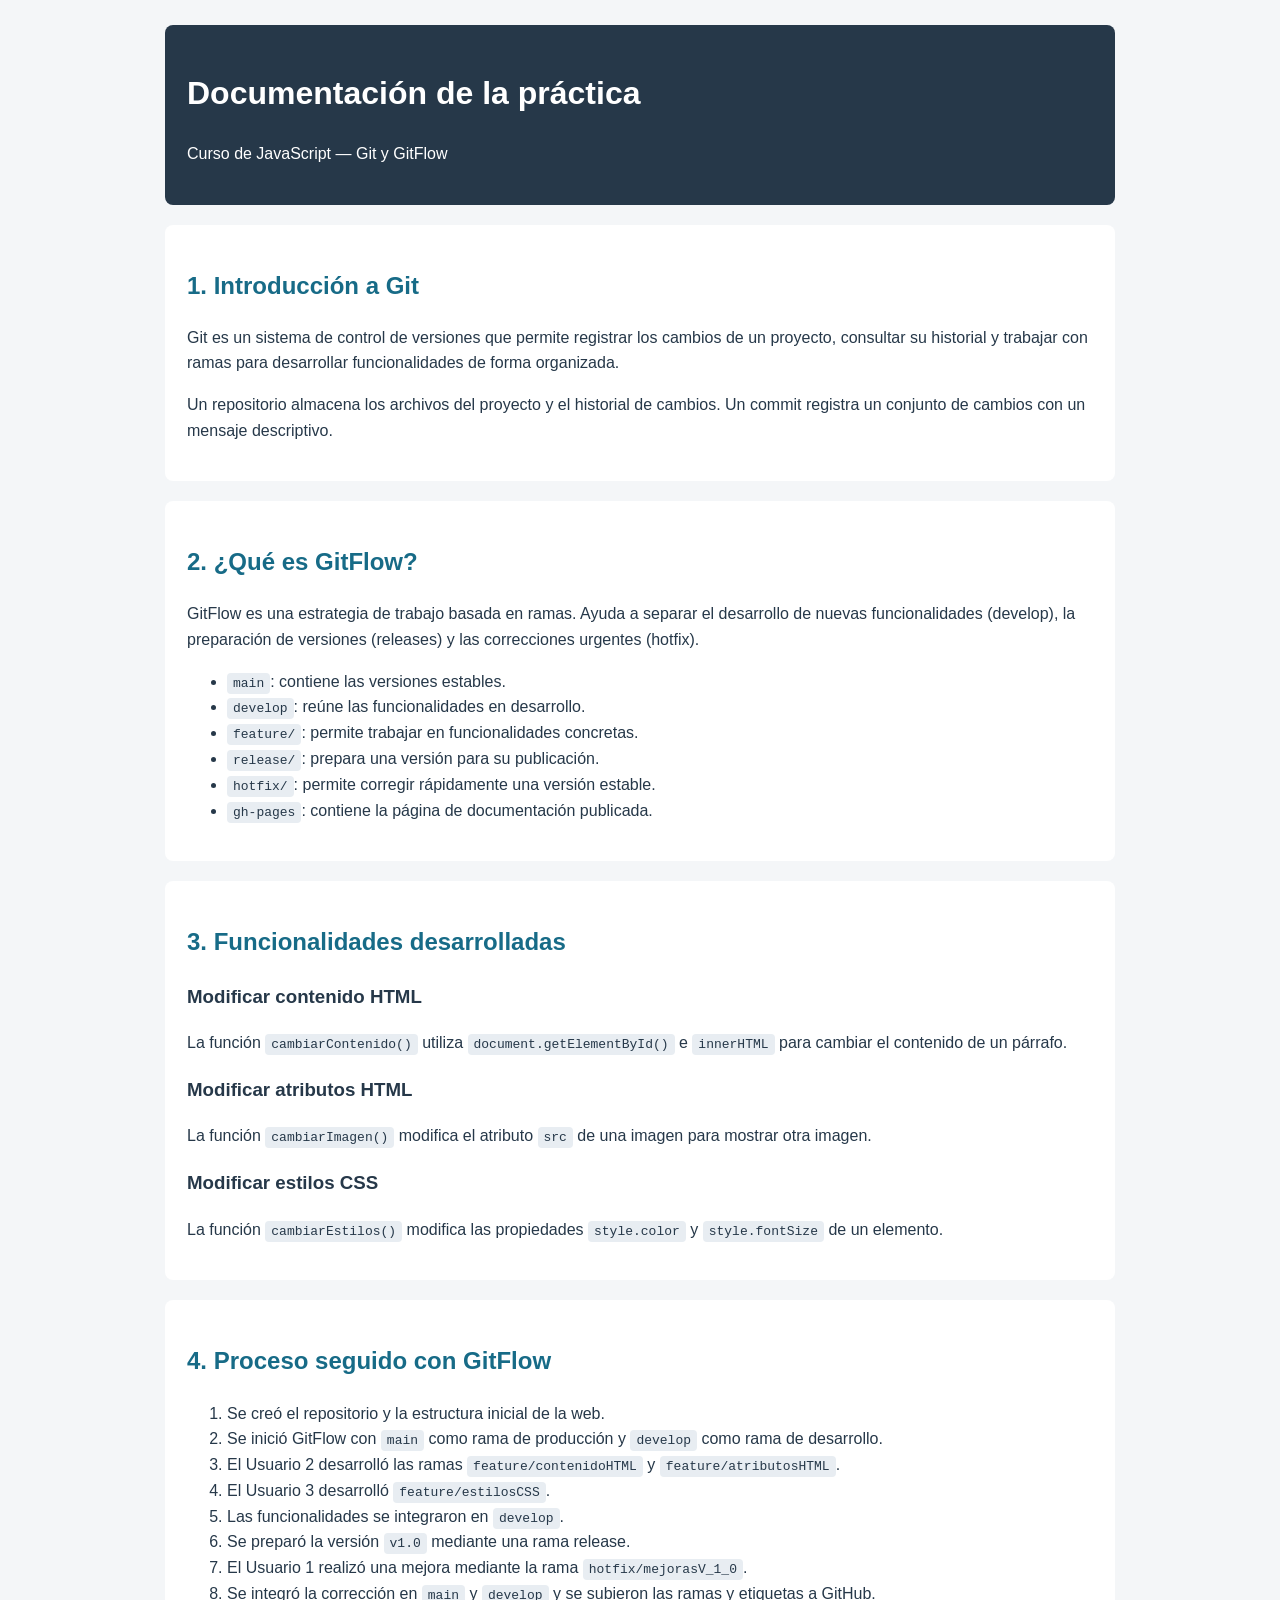
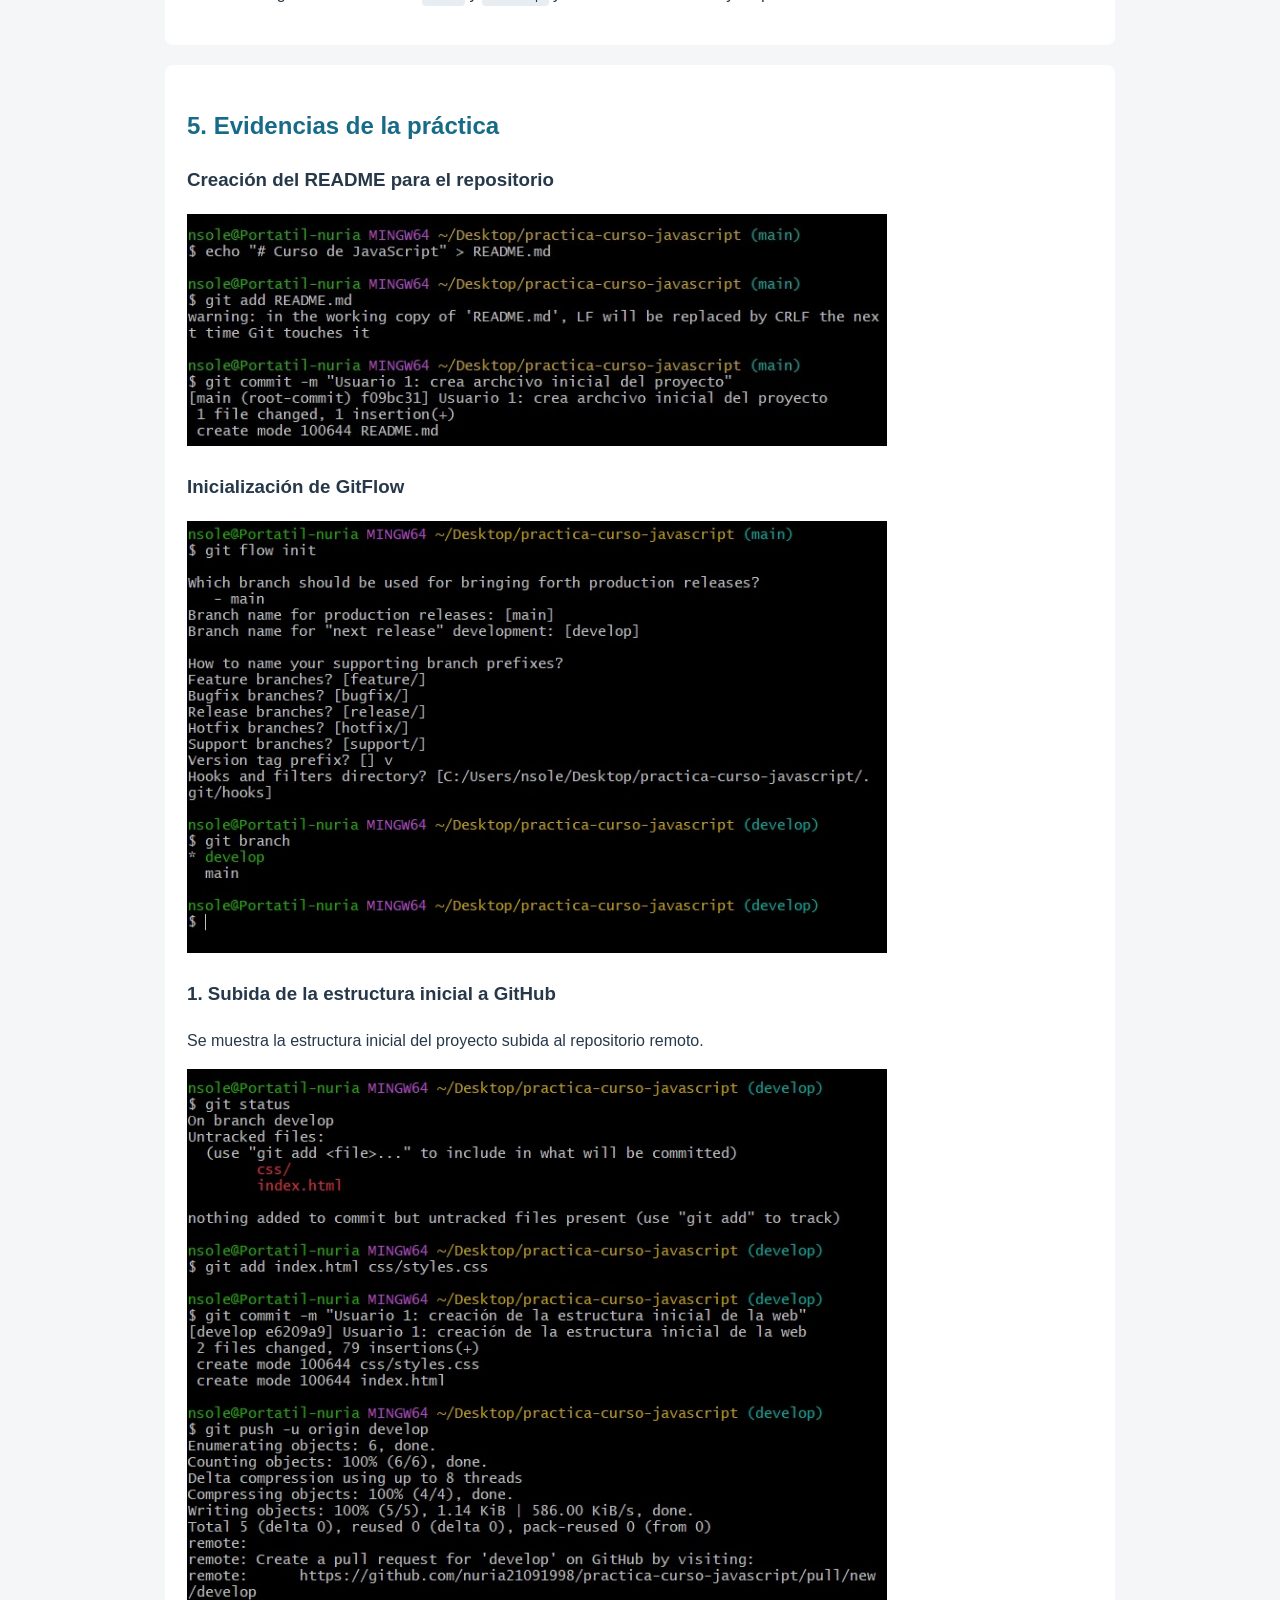
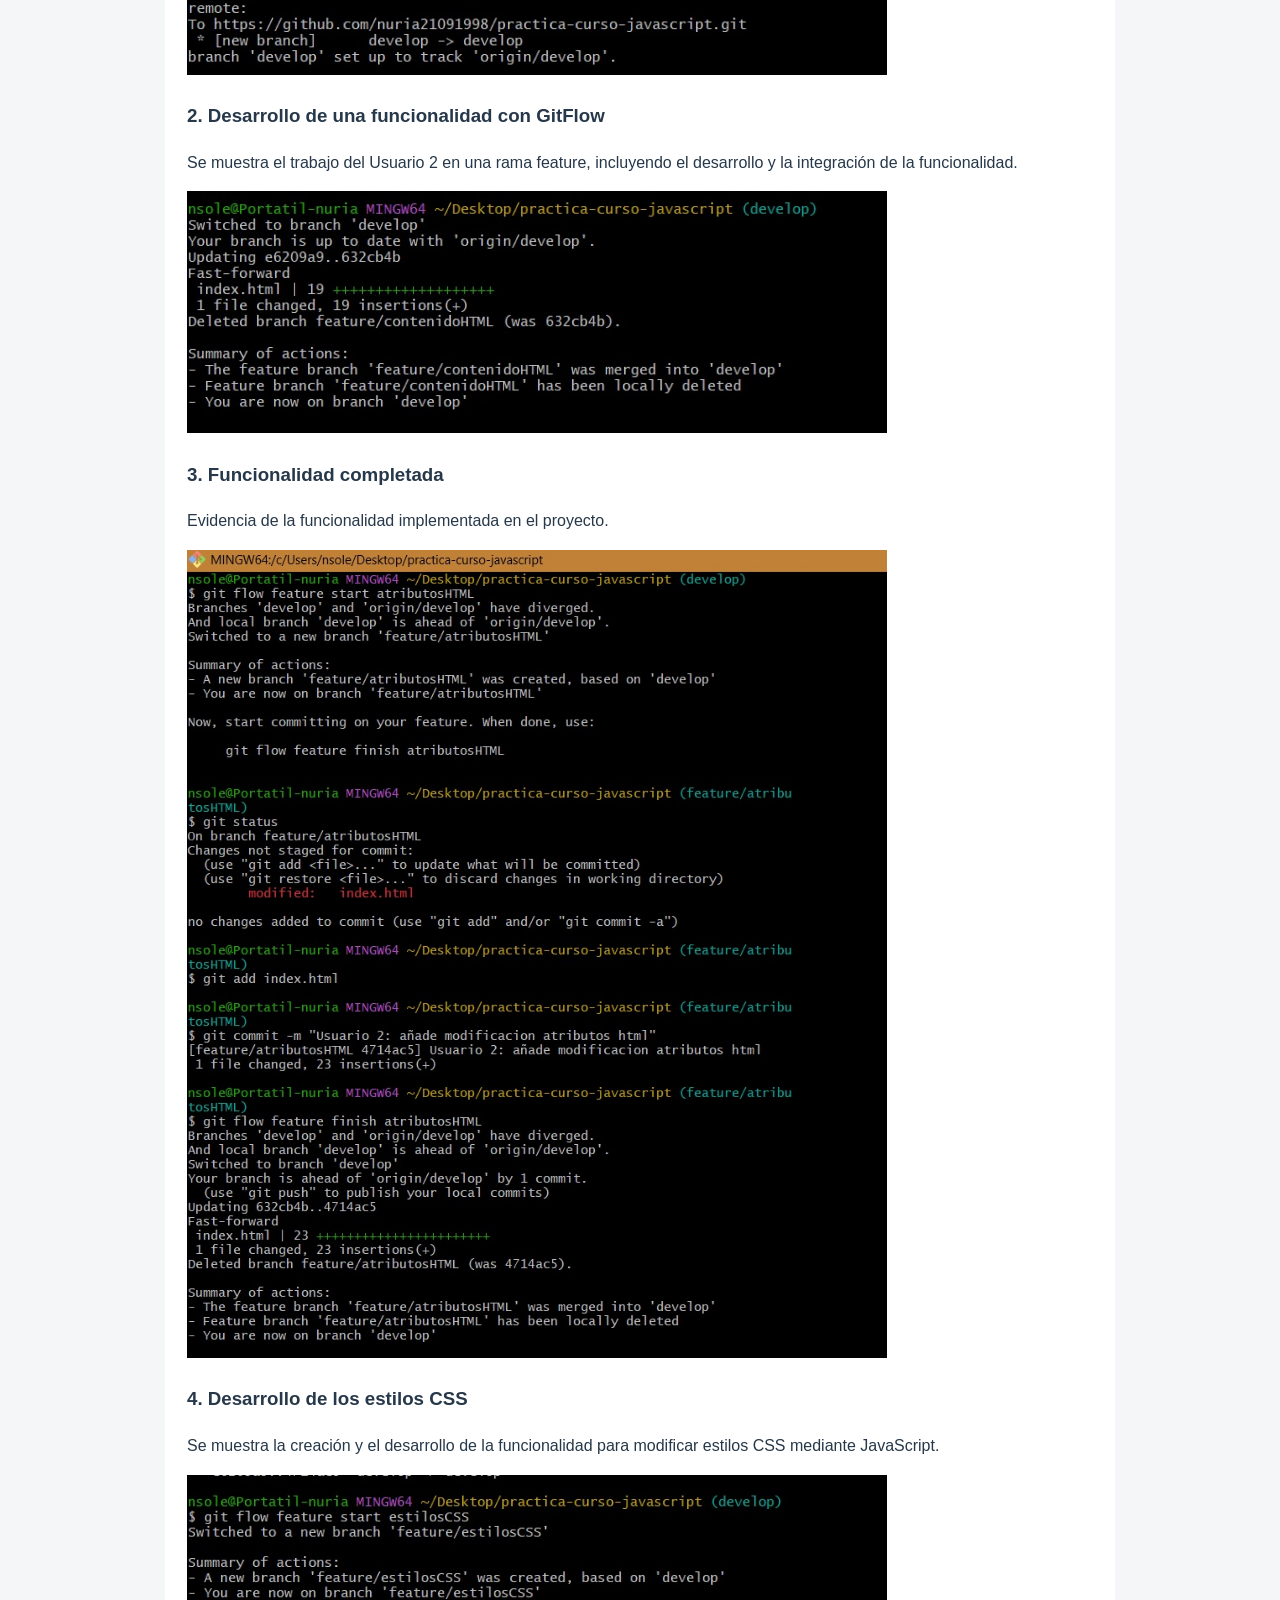
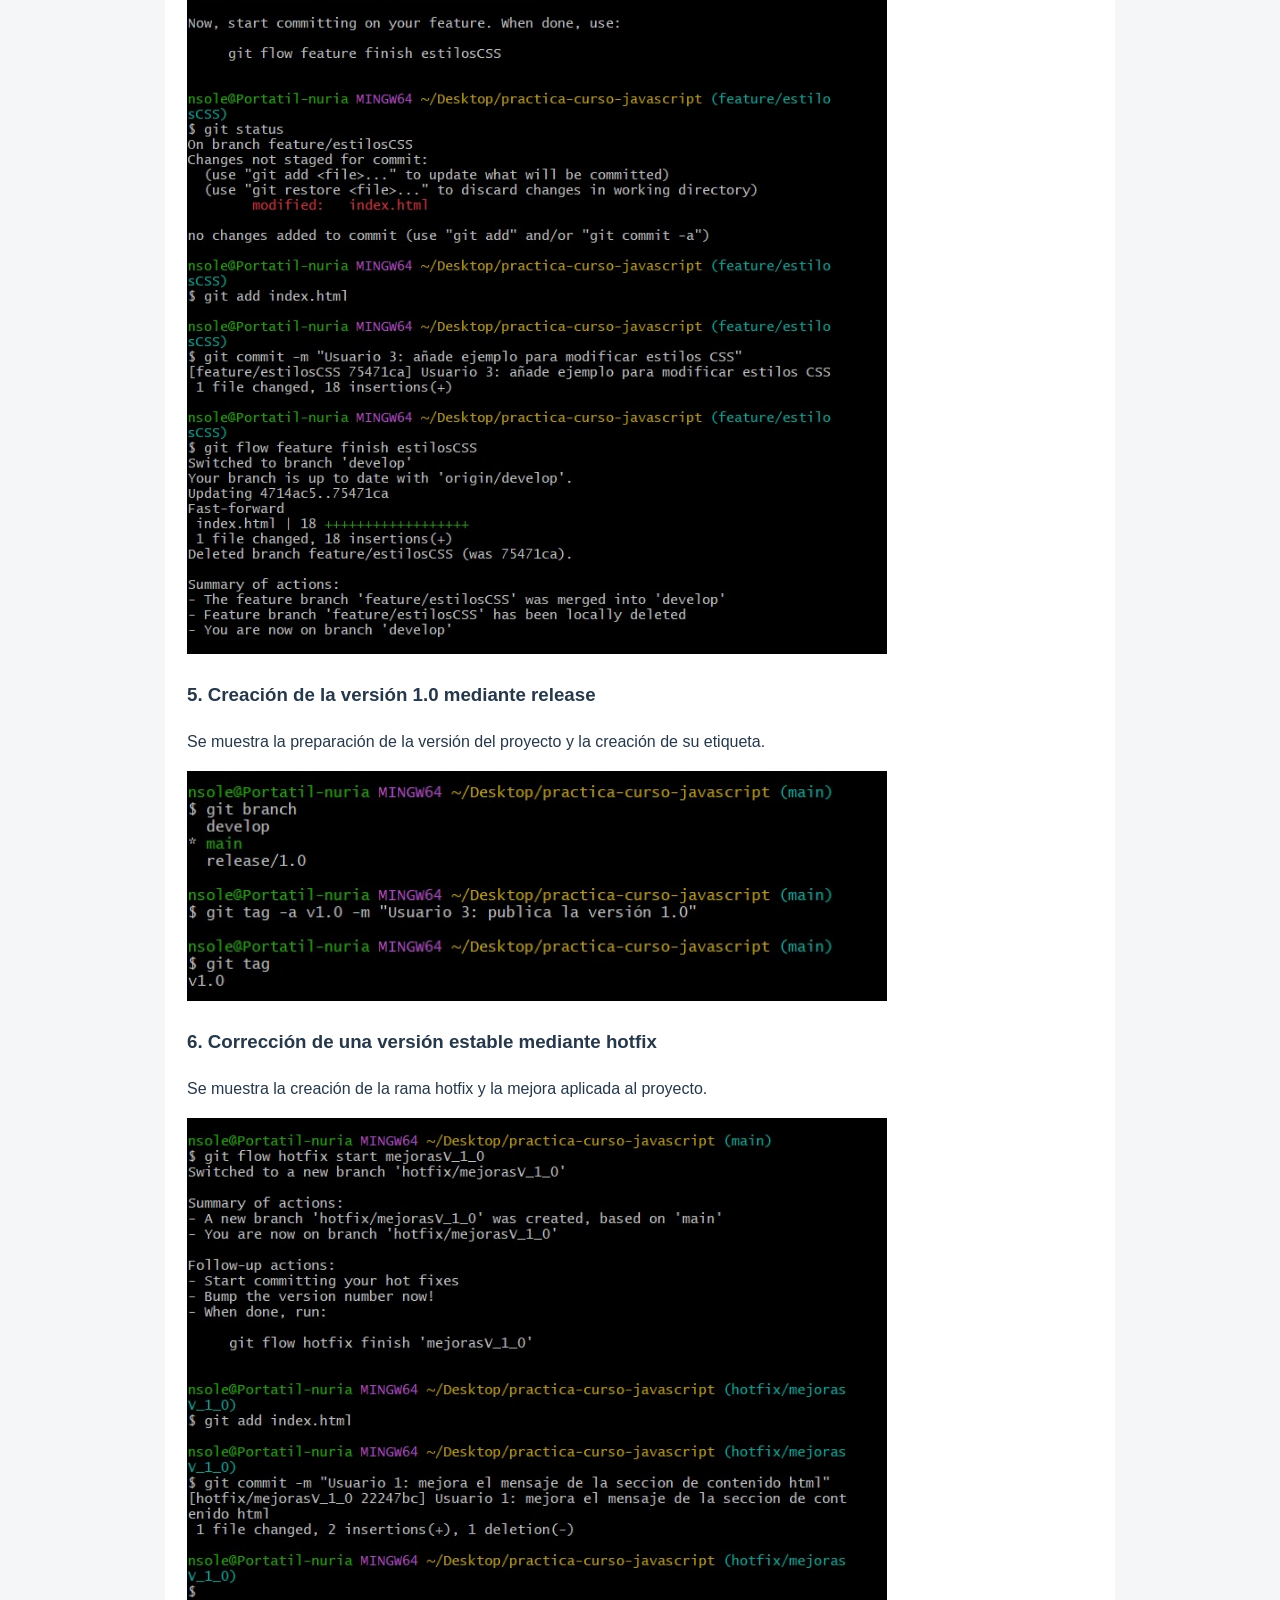
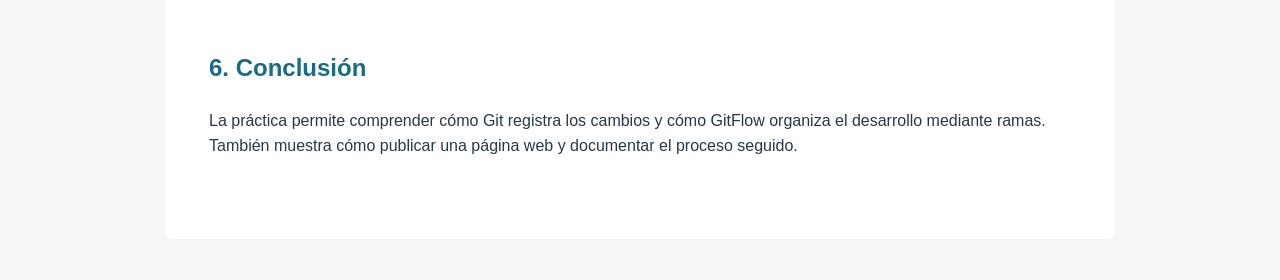
<file: documentacion.html>
<!DOCTYPE html>
<html lang="es">
<head>
    <meta charset="UTF-8">
    <meta name="viewport" content="width=device-width, initial-scale=1.0">
    <title>Documentación - Curso de JavaScript</title>
    <style>
        body {
            font-family: Arial, sans-serif;
            max-width: 950px;
            margin: 0 auto;
            padding: 25px;
            line-height: 1.6;
            color: #263849;
            background-color: #f4f6f8;
        }
        header, section {
            background: white;
            padding: 22px;
            margin-bottom: 20px;
            border-radius: 8px;
        }
        header {
            background-color: #263849;
            color: white;
        }
        h2 { color: #176b87; }
        code {
            background: #e8edf2;
            padding: 3px 6px;
            border-radius: 4px;
        }
        img {
            max-width: 100%;
            height: auto;
        }
    </style>
</head>
<body>
    <header>
        <h1>Documentación de la práctica</h1>
        <p>Curso de JavaScript — Git y GitFlow</p>
    </header>

    <section>
        <h2>1. Introducción a Git</h2>
        <p>Git es un sistema de control de versiones que permite registrar los cambios de un proyecto, consultar su historial y trabajar con ramas para desarrollar funcionalidades de forma organizada.</p>
        <p>Un repositorio almacena los archivos del proyecto y el historial de cambios. Un commit registra un conjunto de cambios con un mensaje descriptivo.</p>
    </section>

    <section>
        <h2>2. ¿Qué es GitFlow?</h2>
        <p>GitFlow es una estrategia de trabajo basada en ramas. Ayuda a separar el desarrollo de nuevas funcionalidades (develop), la preparación de versiones (releases) y las correcciones urgentes (hotfix).</p>
        <ul>
            <li><code>main</code>: contiene las versiones estables.</li>
            <li><code>develop</code>: reúne las funcionalidades en desarrollo.</li>
            <li><code>feature/</code>: permite trabajar en funcionalidades concretas.</li>
            <li><code>release/</code>: prepara una versión para su publicación.</li>
            <li><code>hotfix/</code>: permite corregir rápidamente una versión estable.</li>
            <li><code>gh-pages</code>: contiene la página de documentación publicada.</li>
        </ul>
    </section>

    <section>
        <h2>3. Funcionalidades desarrolladas</h2>
        <h3>Modificar contenido HTML</h3>
        <p>La función <code>cambiarContenido()</code> utiliza <code>document.getElementById()</code> e <code>innerHTML</code> para cambiar el contenido de un párrafo.</p>

        <h3>Modificar atributos HTML</h3>
        <p>La función <code>cambiarImagen()</code> modifica el atributo <code>src</code> de una imagen para mostrar otra imagen.</p>

        <h3>Modificar estilos CSS</h3>
        <p>La función <code>cambiarEstilos()</code> modifica las propiedades <code>style.color</code> y <code>style.fontSize</code> de un elemento.</p>
    </section>

    <section>
        <h2>4. Proceso seguido con GitFlow</h2>
        <ol>
            <li>Se creó el repositorio y la estructura inicial de la web.</li>
            <li>Se inició GitFlow con <code>main</code> como rama de producción y <code>develop</code> como rama de desarrollo.</li>
            <li>El Usuario 2 desarrolló las ramas <code>feature/contenidoHTML</code> y <code>feature/atributosHTML</code>.</li>
            <li>El Usuario 3 desarrolló <code>feature/estilosCSS</code>.</li>
            <li>Las funcionalidades se integraron en <code>develop</code>.</li>
            <li>Se preparó la versión <code>v1.0</code> mediante una rama release.</li>
            <li>El Usuario 1 realizó una mejora mediante la rama <code>hotfix/mejorasV_1_0</code>.</li>
            <li>Se integró la corrección en <code>main</code> y <code>develop</code> y se subieron las ramas y etiquetas a GitHub.</li>
        </ol>
    </section>

    <section>
        <h2>5. Evidencias de la práctica</h2>
        <h3>Creación del README para el repositorio</h3>
        <img src="capturas/2 creacion readme.jpg"
            alt="Creación del README para el repositorio"
            width="700">
        <h3>Inicialización de GitFlow</h3>
        <img src="capturas/3 inicio gitflow.jpg"
        alt="Inicialización de GitFlow"
        width="700">
     <h3>1. Subida de la estructura inicial a GitHub</h3>
<p>Se muestra la estructura inicial del proyecto subida al repositorio remoto.</p>
<img src="capturas/5 subida estructura inicial a github.jpg"
     alt="Subida de la estructura inicial del proyecto a GitHub"
     width="700">

<h3>2. Desarrollo de una funcionalidad con GitFlow</h3>
<p>Se muestra el trabajo del Usuario 2 en una rama feature, incluyendo el desarrollo y la integración de la funcionalidad.</p>
<img src="capturas/6 usuario 2 modifica index html (feature finish, start y modificacion se han perdido).jpg"
     alt="Desarrollo e integración de una funcionalidad HTML con GitFlow"
     width="700">

<h3>3. Funcionalidad completada</h3>
<p>Evidencia de la funcionalidad implementada en el proyecto.</p>
<img src="capturas/7 feature completa.jpg"
     alt="Funcionalidad HTML completada"
     width="700">

<h3>4. Desarrollo de los estilos CSS</h3>
<p>Se muestra la creación y el desarrollo de la funcionalidad para modificar estilos CSS mediante JavaScript.</p>
<img src="capturas/8 feature estilos css.jpg"
     alt="Funcionalidad para modificar estilos CSS"
     width="700">

<h3>5. Creación de la versión 1.0 mediante release</h3>
<p>Se muestra la preparación de la versión del proyecto y la creación de su etiqueta.</p>
<img src="capturas/10 release etiqueta.jpg"
     alt="Creación de la versión 1.0 mediante GitFlow"
     width="700">

<h3>6. Corrección de una versión estable mediante hotfix</h3>
<p>Se muestra la creación de la rama hotfix y la mejora aplicada al proyecto.</p>
<img src="capturas/12 hotfix start y cambio.jpg"
     alt="Corrección del proyecto mediante una rama hotfix"
     width="700">



    <section>
        <h2>6. Conclusión</h2>
        <p>La práctica permite comprender cómo Git registra los cambios y cómo GitFlow organiza el desarrollo mediante ramas. También muestra cómo publicar una página web y documentar el proceso seguido.</p>
    </section>
</body>
</html>
</file>
